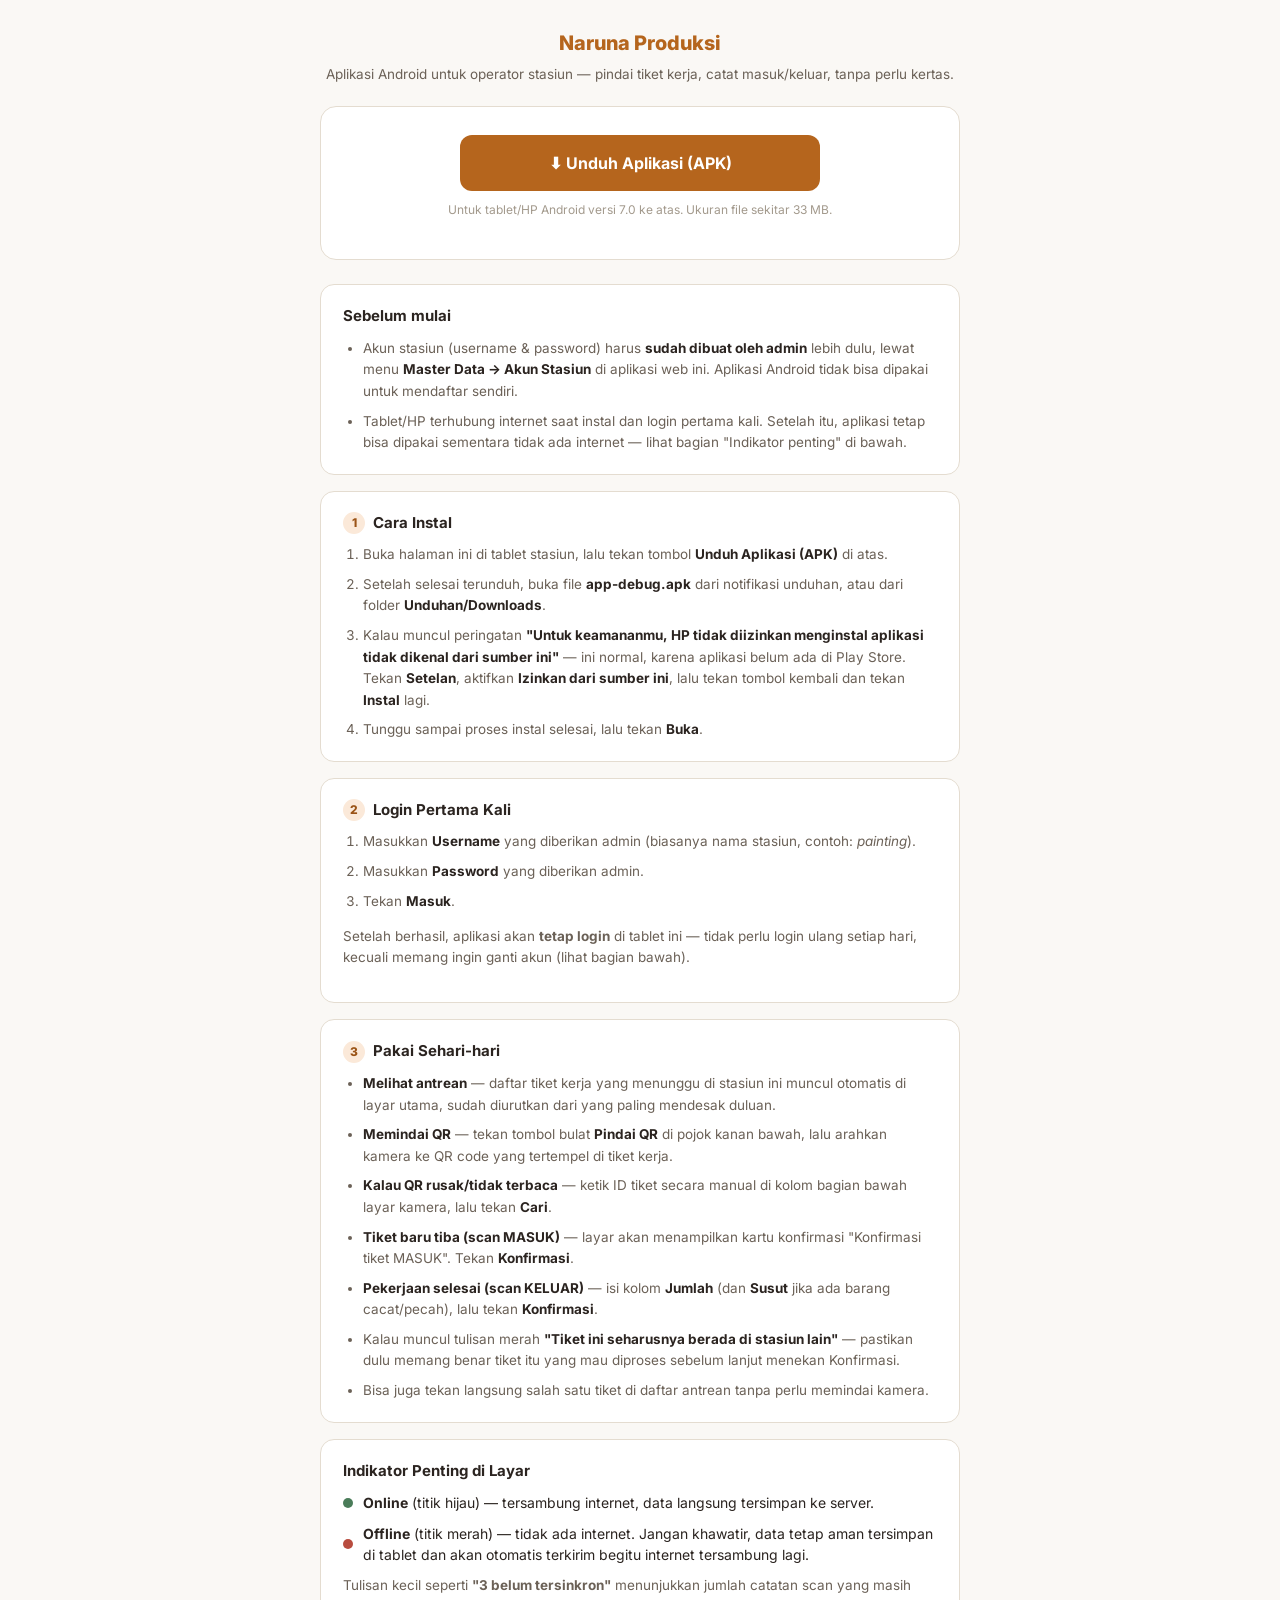
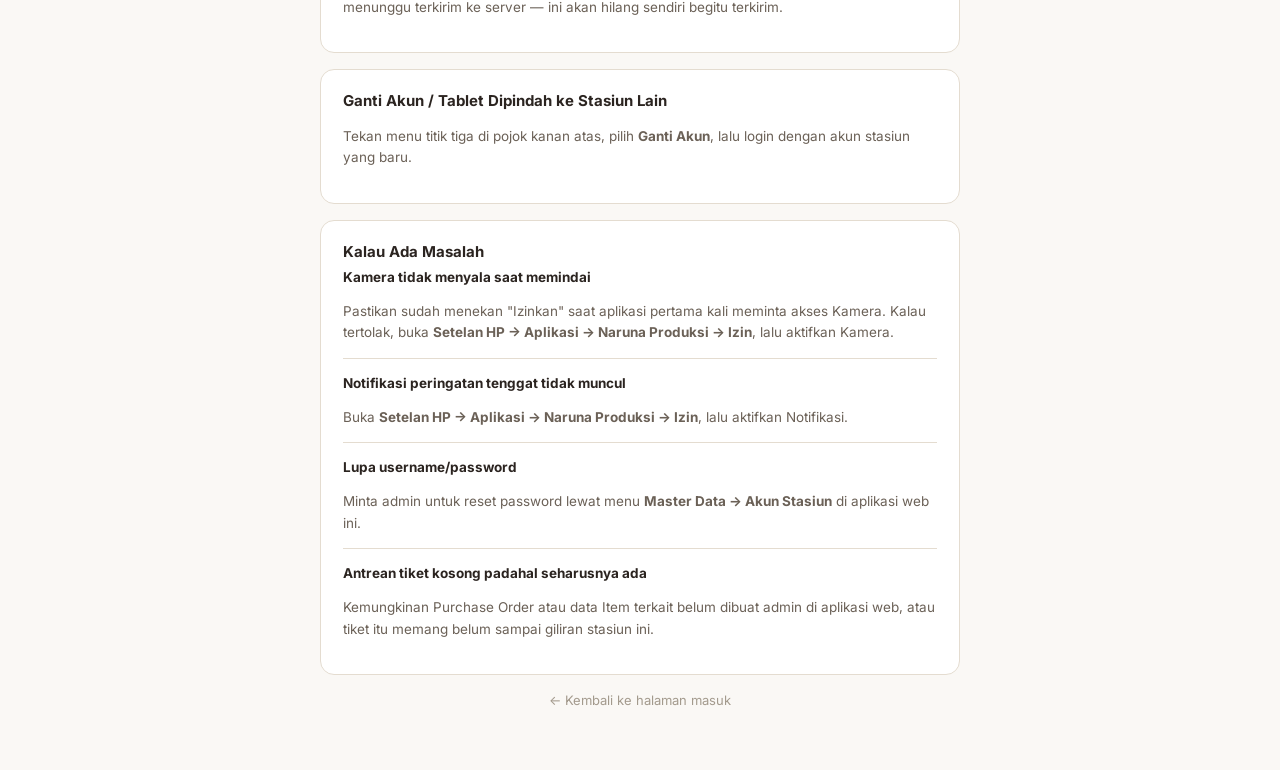
<file: unduh-aplikasi.html>
<!doctype html>
<html lang="id">
  <head>
    <meta charset="UTF-8" />
    <meta name="viewport" content="width=device-width, initial-scale=1.0" />
    <title>Naruna Produksi — Unduh Aplikasi Stasiun</title>
    <link rel="preconnect" href="https://fonts.googleapis.com" />
    <link rel="preconnect" href="https://fonts.gstatic.com" crossorigin />
    <link href="https://fonts.googleapis.com/css2?family=Inter:wght@400;500;600;700;800&display=swap" rel="stylesheet" />
    <link rel="stylesheet" href="/src/style.css" />
    <style>
      body { background: var(--bg); }
      .guide-shell { max-width: 680px; margin: 0 auto; padding: 28px 20px 60px; }
      .guide-header { text-align: center; margin-bottom: 22px; }
      .guide-header .brand { font-size: 20px; font-weight: 800; color: var(--clay); }
      .guide-header p { color: var(--text-secondary); font-size: 13.5px; margin: 6px 0 0; }

      .download-card {
        background: var(--surface); border: 1px solid var(--border); border-radius: 16px;
        padding: 28px 24px; text-align: center; margin-bottom: 24px;
      }
      .download-btn {
        display: inline-flex; align-items: center; gap: 10px; justify-content: center;
        width: 100%; max-width: 360px; background: var(--clay); color: #fff;
        border-radius: 12px; padding: 16px 20px; font-weight: 700; font-size: 16px;
        text-decoration: none;
      }
      .download-btn:hover { background: var(--clay-hover); }
      .download-meta { color: var(--text-faint); font-size: 12px; margin-top: 10px; }

      .guide-section { background: var(--surface); border: 1px solid var(--border); border-radius: 14px; padding: 20px 22px; margin-bottom: 16px; }
      .guide-section h2 { font-size: 15px; margin-bottom: 4px; display: flex; align-items: center; gap: 8px; }
      .guide-section .step-num {
        display: inline-flex; align-items: center; justify-content: center;
        width: 22px; height: 22px; border-radius: 999px; background: var(--clay-soft); color: var(--clay-hover);
        font-size: 12px; font-weight: 800; flex: none;
      }
      .guide-section p, .guide-section li { font-size: 13.5px; color: var(--text-secondary); line-height: 1.6; }
      .guide-section ol, .guide-section ul { margin: 10px 0 0; padding-left: 20px; }
      .guide-section li + li { margin-top: 8px; }
      .guide-section li strong { color: var(--text); }

      .indicator-row { display: flex; align-items: center; gap: 10px; margin-top: 10px; }
      .indicator-dot { width: 10px; height: 10px; border-radius: 999px; flex: none; }
      .indicator-dot.online { background: var(--leaf); }
      .indicator-dot.offline { background: var(--rust); }

      .faq-item + .faq-item { margin-top: 14px; padding-top: 14px; border-top: 1px solid var(--border); }
      .faq-item .q { font-weight: 700; font-size: 13.5px; color: var(--text); margin-bottom: 4px; }

      .back-link { display: block; text-align: center; margin-top: 8px; font-size: 13px; color: var(--text-faint); text-decoration: none; }
    </style>
      <script src="/bug-reporter.js"></script>
    <script src="/src/report-init.js"></script>
  </head>
  <body>
    <div class="guide-shell">
      <div class="guide-header">
        <div class="brand">Naruna Produksi</div>
        <p>Aplikasi Android untuk operator stasiun — pindai tiket kerja, catat masuk/keluar, tanpa perlu kertas.</p>
      </div>

      <div class="download-card">
        <a class="download-btn" href="https://github.com/dewatalaptop/naruna-produksi/releases/download/android-latest/app-debug.apk">
          ⬇ Unduh Aplikasi (APK)
        </a>
        <p class="download-meta">Untuk tablet/HP Android versi 7.0 ke atas. Ukuran file sekitar 33 MB.</p>
      </div>

      <div class="guide-section">
        <h2>Sebelum mulai</h2>
        <ul>
          <li>Akun stasiun (username &amp; password) harus <strong>sudah dibuat oleh admin</strong> lebih dulu, lewat menu <strong>Master Data → Akun Stasiun</strong> di aplikasi web ini. Aplikasi Android tidak bisa dipakai untuk mendaftar sendiri.</li>
          <li>Tablet/HP terhubung internet saat instal dan login pertama kali. Setelah itu, aplikasi tetap bisa dipakai sementara tidak ada internet — lihat bagian "Indikator penting" di bawah.</li>
        </ul>
      </div>

      <div class="guide-section">
        <h2><span class="step-num">1</span> Cara Instal</h2>
        <ol>
          <li>Buka halaman ini di tablet stasiun, lalu tekan tombol <strong>Unduh Aplikasi (APK)</strong> di atas.</li>
          <li>Setelah selesai terunduh, buka file <strong>app-debug.apk</strong> dari notifikasi unduhan, atau dari folder <strong>Unduhan/Downloads</strong>.</li>
          <li>Kalau muncul peringatan <strong>"Untuk keamananmu, HP tidak diizinkan menginstal aplikasi tidak dikenal dari sumber ini"</strong> — ini normal, karena aplikasi belum ada di Play Store. Tekan <strong>Setelan</strong>, aktifkan <strong>Izinkan dari sumber ini</strong>, lalu tekan tombol kembali dan tekan <strong>Instal</strong> lagi.</li>
          <li>Tunggu sampai proses instal selesai, lalu tekan <strong>Buka</strong>.</li>
        </ol>
      </div>

      <div class="guide-section">
        <h2><span class="step-num">2</span> Login Pertama Kali</h2>
        <ol>
          <li>Masukkan <strong>Username</strong> yang diberikan admin (biasanya nama stasiun, contoh: <em>painting</em>).</li>
          <li>Masukkan <strong>Password</strong> yang diberikan admin.</li>
          <li>Tekan <strong>Masuk</strong>.</li>
        </ol>
        <p>Setelah berhasil, aplikasi akan <strong>tetap login</strong> di tablet ini — tidak perlu login ulang setiap hari, kecuali memang ingin ganti akun (lihat bagian bawah).</p>
      </div>

      <div class="guide-section">
        <h2><span class="step-num">3</span> Pakai Sehari-hari</h2>
        <ul>
          <li><strong>Melihat antrean</strong> — daftar tiket kerja yang menunggu di stasiun ini muncul otomatis di layar utama, sudah diurutkan dari yang paling mendesak duluan.</li>
          <li><strong>Memindai QR</strong> — tekan tombol bulat <strong>Pindai QR</strong> di pojok kanan bawah, lalu arahkan kamera ke QR code yang tertempel di tiket kerja.</li>
          <li><strong>Kalau QR rusak/tidak terbaca</strong> — ketik ID tiket secara manual di kolom bagian bawah layar kamera, lalu tekan <strong>Cari</strong>.</li>
          <li><strong>Tiket baru tiba (scan MASUK)</strong> — layar akan menampilkan kartu konfirmasi "Konfirmasi tiket MASUK". Tekan <strong>Konfirmasi</strong>.</li>
          <li><strong>Pekerjaan selesai (scan KELUAR)</strong> — isi kolom <strong>Jumlah</strong> (dan <strong>Susut</strong> jika ada barang cacat/pecah), lalu tekan <strong>Konfirmasi</strong>.</li>
          <li>Kalau muncul tulisan merah <strong>"Tiket ini seharusnya berada di stasiun lain"</strong> — pastikan dulu memang benar tiket itu yang mau diproses sebelum lanjut menekan Konfirmasi.</li>
          <li>Bisa juga tekan langsung salah satu tiket di daftar antrean tanpa perlu memindai kamera.</li>
        </ul>
      </div>

      <div class="guide-section">
        <h2>Indikator Penting di Layar</h2>
        <div class="indicator-row"><span class="indicator-dot online"></span><span><strong>Online</strong> (titik hijau) — tersambung internet, data langsung tersimpan ke server.</span></div>
        <div class="indicator-row"><span class="indicator-dot offline"></span><span><strong>Offline</strong> (titik merah) — tidak ada internet. Jangan khawatir, data tetap aman tersimpan di tablet dan akan otomatis terkirim begitu internet tersambung lagi.</span></div>
        <p style="margin-top:10px;">Tulisan kecil seperti <strong>"3 belum tersinkron"</strong> menunjukkan jumlah catatan scan yang masih menunggu terkirim ke server — ini akan hilang sendiri begitu terkirim.</p>
      </div>

      <div class="guide-section">
        <h2>Ganti Akun / Tablet Dipindah ke Stasiun Lain</h2>
        <p>Tekan menu titik tiga di pojok kanan atas, pilih <strong>Ganti Akun</strong>, lalu login dengan akun stasiun yang baru.</p>
      </div>

      <div class="guide-section">
        <h2>Kalau Ada Masalah</h2>
        <div class="faq-item">
          <div class="q">Kamera tidak menyala saat memindai</div>
          <p>Pastikan sudah menekan "Izinkan" saat aplikasi pertama kali meminta akses Kamera. Kalau tertolak, buka <strong>Setelan HP → Aplikasi → Naruna Produksi → Izin</strong>, lalu aktifkan Kamera.</p>
        </div>
        <div class="faq-item">
          <div class="q">Notifikasi peringatan tenggat tidak muncul</div>
          <p>Buka <strong>Setelan HP → Aplikasi → Naruna Produksi → Izin</strong>, lalu aktifkan Notifikasi.</p>
        </div>
        <div class="faq-item">
          <div class="q">Lupa username/password</div>
          <p>Minta admin untuk reset password lewat menu <strong>Master Data → Akun Stasiun</strong> di aplikasi web ini.</p>
        </div>
        <div class="faq-item">
          <div class="q">Antrean tiket kosong padahal seharusnya ada</div>
          <p>Kemungkinan Purchase Order atau data Item terkait belum dibuat admin di aplikasi web, atau tiket itu memang belum sampai giliran stasiun ini.</p>
        </div>
      </div>

      <a class="back-link" href="/index.html">← Kembali ke halaman masuk</a>
    </div>
  </body>
</html>
</file>
<file: src/style.css>
:root {
  color-scheme: light;
  --bg: #faf8f5;
  --surface: #ffffff;
  --surface-sunk: #f2ede6;
  --border: #e4dcd0;
  --text: #2b2420;
  --text-secondary: #6b6157;
  --text-faint: #a39a8d;
  --clay: #b5651d;
  --clay-hover: #9a5316;
  --clay-soft: #fbe9d9;
  --leaf: #4a7c59;
  --leaf-soft: #e3efe6;
  --rust: #b84c3f;
  --rust-soft: #fae3e0;
  --amber: #c98a1f;
  --amber-soft: #faedd4;
  --sky: #3a7ca5;
  --sky-soft: #e2eef5;
  --font: "Inter", -apple-system, BlinkMacSystemFont, "Segoe UI", sans-serif;
  --font-mono: "IBM Plex Mono", ui-monospace, monospace;
}

* { box-sizing: border-box; }
html, body { margin: 0; padding: 0; }
body {
  background: var(--bg);
  color: var(--text);
  font-family: var(--font);
  line-height: 1.5;
  font-size: 14px;
}
h1, h2, h3 { font-weight: 700; margin: 0; text-wrap: balance; }
a { color: var(--clay); }
button { font-family: inherit; cursor: pointer; }
input, select, textarea { font-family: inherit; font-size: 14px; }

.app-shell { display: flex; min-height: 100vh; }

/* --- Sidebar nav --- */
.sidebar {
  width: 220px;
  flex: none;
  background: var(--surface);
  border-right: 1px solid var(--border);
  padding: 20px 14px;
  display: flex;
  flex-direction: column;
  gap: 4px;
}
.sidebar .brand {
  font-weight: 800;
  font-size: 16px;
  color: var(--clay);
  padding: 0 10px 18px;
}
.sidebar .brand span { display: block; font-size: 11px; font-weight: 500; color: var(--text-faint); margin-top: 2px; }
.sidebar a {
  display: block;
  padding: 9px 10px;
  border-radius: 8px;
  color: var(--text-secondary);
  text-decoration: none;
  font-size: 13.5px;
  font-weight: 500;
}
.sidebar a:hover { background: var(--surface-sunk); }
.sidebar a.active { background: var(--clay-soft); color: var(--clay-hover); }
.sidebar .signout {
  margin-top: auto;
  padding: 9px 10px;
  border-radius: 8px;
  color: var(--text-faint);
  background: none;
  border: none;
  text-align: left;
  font-size: 13px;
}
.sidebar .signout:hover { background: var(--surface-sunk); color: var(--text); }

.mobile-topbar {
  display: none;
  align-items: center;
  justify-content: space-between;
  padding: 12px 16px;
  background: var(--surface);
  border-bottom: 1px solid var(--border);
  position: sticky;
  top: 0;
  z-index: 30;
}
.mobile-topbar .brand { font-weight: 800; color: var(--clay); font-size: 15px; }
.mobile-topbar button { background: none; border: 1px solid var(--border); border-radius: 8px; padding: 6px 10px; }

.main { flex: 1; min-width: 0; padding: 28px 32px; }
.main h1 { font-size: 20px; margin-bottom: 4px; }
.page-desc { color: var(--text-secondary); font-size: 13.5px; margin: 0 0 24px; max-width: 640px; }

/* --- Cards / panels --- */
.panel { background: var(--surface); border: 1px solid var(--border); border-radius: 12px; padding: 18px 20px; }
.panel + .panel { margin-top: 16px; }
.stat-grid { display: grid; grid-template-columns: repeat(4, 1fr); gap: 12px; margin-bottom: 20px; }
.stat-card { background: var(--surface); border: 1px solid var(--border); border-radius: 12px; padding: 14px 16px; }
.stat-card .v { font-family: var(--font-mono); font-weight: 700; font-size: 22px; }
.stat-card .l { font-size: 11.5px; color: var(--text-faint); margin-top: 4px; }

/* --- Forms --- */
.field { display: flex; flex-direction: column; gap: 4px; margin-bottom: 12px; }
.field label { font-size: 12px; font-weight: 600; color: var(--text-secondary); }
.field input, .field select, .field textarea {
  border: 1px solid var(--border); border-radius: 8px; padding: 8px 10px; background: var(--bg); color: var(--text);
}
.field input:focus, .field select:focus, .field textarea:focus { outline: 2px solid var(--clay); outline-offset: -1px; }
.field-row { display: grid; grid-template-columns: 1fr 1fr; gap: 12px; }

.btn {
  display: inline-flex; align-items: center; gap: 6px;
  background: var(--clay); color: #fff; border: none; border-radius: 8px;
  padding: 9px 16px; font-weight: 600; font-size: 13.5px;
}
.btn:hover { background: var(--clay-hover); }
.btn:disabled { opacity: 0.5; cursor: not-allowed; }
.btn-ghost { background: var(--surface-sunk); color: var(--text); }
.btn-ghost:hover { background: var(--border); }
.btn-danger { background: var(--rust-soft); color: var(--rust); }
.btn-sm { padding: 5px 10px; font-size: 12px; border-radius: 6px; }

/* --- Table --- */
table { width: 100%; border-collapse: collapse; font-size: 13.5px; }
th { text-align: left; font-size: 11px; text-transform: uppercase; letter-spacing: 0.03em; color: var(--text-faint); padding: 8px 10px; border-bottom: 1px solid var(--border); }
td { padding: 10px; border-bottom: 1px solid var(--border-soft, var(--border)); vertical-align: top; }
tr:last-child td { border-bottom: none; }
.table-wrap { overflow-x: auto; }

/* --- Badges --- */
.badge { display: inline-flex; align-items: center; font-size: 11px; font-weight: 700; padding: 3px 9px; border-radius: 999px; white-space: nowrap; }
.badge-leaf { background: var(--leaf-soft); color: var(--leaf); }
.badge-rust { background: var(--rust-soft); color: var(--rust); }
.badge-amber { background: var(--amber-soft); color: var(--amber); }
.badge-sky { background: var(--sky-soft); color: var(--sky); }
.badge-neutral { background: var(--surface-sunk); color: var(--text-faint); }

.empty-state { text-align: center; padding: 40px 16px; color: var(--text-faint); font-size: 13.5px; }
.hint { font-size: 12px; color: var(--text-faint); margin-top: 6px; }
.error-text { color: var(--rust); font-size: 13px; }

@media (max-width: 860px) {
  .sidebar { display: none; }
  .mobile-topbar { display: flex; }
  .main { padding: 18px 16px; }
  .stat-grid { grid-template-columns: repeat(2, 1fr); }
  .field-row { grid-template-columns: 1fr; }
}
</file>
